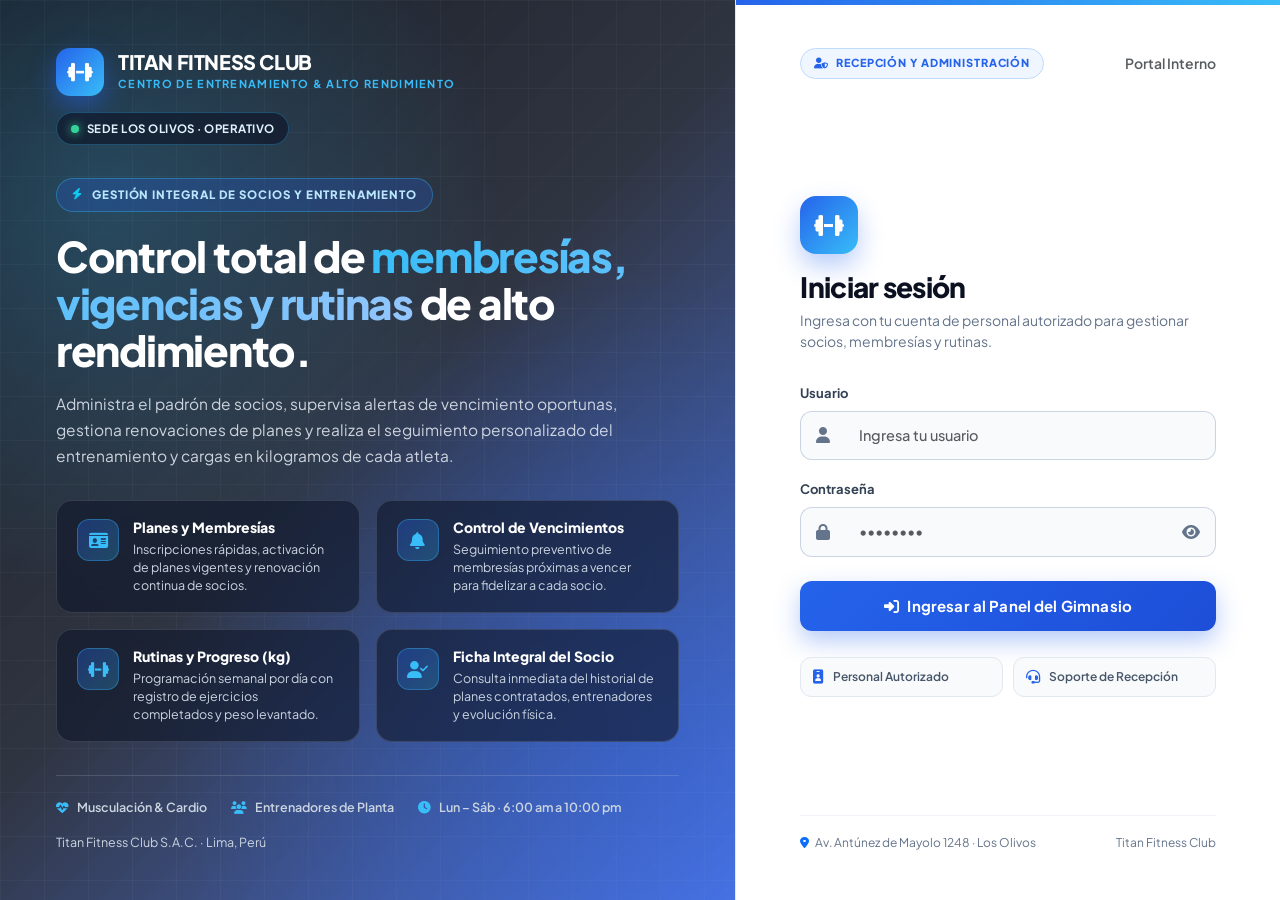
<file: frontend/index.html>
<!DOCTYPE html>
<html lang="es">
<head>
  <meta charset="UTF-8">
  <meta name="viewport" content="width=device-width, initial-scale=1.0">
  <title>Titan Fitness Club | Panel de Control Ejecutivo</title>
  <link href="https://cdn.jsdelivr.net/npm/bootstrap@5.3.3/dist/css/bootstrap.min.css" rel="stylesheet">
  <link href="https://cdnjs.cloudflare.com/ajax/libs/font-awesome/6.5.2/css/all.min.css" rel="stylesheet">
  <link rel="stylesheet" href="css/style.css">
  <script>
    if (sessionStorage.getItem('sesionActiva') !== 'true') {
      window.location.href = 'login.html';
    }
  </script>
</head>
<body>
  <div class="d-flex">
    <aside class="sidebar" aria-label="Navegación principal">
      <div class="logo"><i class="fa-solid fa-dumbbell"></i><span>Titan Fitness<br>Club</span></div>
      <nav>
        <a href="index.html" class="active" aria-current="page" title="Dashboard"><i class="fa-solid fa-gauge-high"></i><span>Panel de control</span></a>
        <a href="clientes.html" title="Clientes"><i class="fa-solid fa-users"></i><span>Clientes</span></a>
        <a href="membresias.html" title="Membresías"><i class="fa-solid fa-id-card"></i><span>Planes de Membresía</span></a>
        <a href="inscripciones.html" title="Inscripciones"><i class="fa-solid fa-file-signature"></i><span>Inscripciones</span></a>
        <a href="entrenadores.html" title="Entrenadores"><i class="fa-solid fa-user-tie"></i><span>Entrenadores</span></a>
        <a href="rutinas.html" title="Rutinas"><i class="fa-solid fa-dumbbell"></i><span>Rutinas</span></a>
      </nav>
      <div class="sidebar-footer">Titan Cobalt Pro · Sistema SaaS</div>
    </aside>

    <main class="main-content">
      <header class="dashboard-heading">
        <div>
          <div class="dashboard-eyebrow"><i class="fa-solid fa-chart-line"></i> Administración / Centro Operativo</div>
          <h1>Panel de Control Ejecutivo</h1>
          <p>Monitoreo en tiempo real de Membresías, Suscripciones Vigentes, Alertas de 7 Días Hábiles y Rutinas</p>
        </div>
        <div class="dashboard-user">
          <i class="fa-solid fa-user-shield"></i>
          <div>
            <strong id="nombreUsuarioTop">Administrador</strong>
            <small>Sesión verificada · Titan Cobalt</small>
          </div>
        </div>
      </header>

      <section aria-labelledby="titulo-resumen">
        <div class="dashboard-section-title">
          <div>
            <h2 id="titulo-resumen">Indicadores clave de operación (KPIs)</h2>
            <p>Resumen consolidado del padrón de socios, vigencias de membresía y carga de entrenamiento</p>
          </div>
          <div class="d-flex gap-2">
            <a href="rutinas.html" class="btn btn-outline-primary btn-sm">
              <i class="fa-solid fa-dumbbell me-1"></i>Nueva Rutina
            </a>
            <a href="inscripciones.html" class="btn btn-primary btn-sm">
              <i class="fa-solid fa-plus me-1"></i>Asignar Membresía
            </a>
          </div>
        </div>

        <div class="row g-3">
          <div class="col-12 col-sm-6 col-xl-4">
            <div class="dashboard-stat">
              <div>
                <p class="stat-label">Clientes registrados</p>
                <h3 class="stat-number" id="totalClientes">0</h3>
                <p class="stat-detail">Socios registrados en el padrón</p>
              </div>
              <span class="stat-icon"><i class="fa-solid fa-users"></i></span>
            </div>
          </div>

          <div class="col-12 col-sm-6 col-xl-4">
            <div class="dashboard-stat">
              <div>
                <p class="stat-label">Catálogo de planes</p>
                <h3 class="stat-number" id="totalMembresias">0</h3>
                <p class="stat-detail"><strong class="text-primary" id="planesActivos">0</strong> planes habilitados</p>
              </div>
              <span class="stat-icon"><i class="fa-solid fa-id-card"></i></span>
            </div>
          </div>

          <div class="col-12 col-sm-6 col-xl-4">
            <div class="dashboard-stat stat-emerald">
              <div>
                <p class="stat-label">Membresías vigentes</p>
                <h3 class="stat-number text-success" id="inscripcionesActivas">0</h3>
                <p class="stat-detail"><strong id="inscripcionesPendientes">0</strong> pendientes de activación</p>
              </div>
              <span class="stat-icon"><i class="fa-solid fa-circle-check text-success"></i></span>
            </div>
          </div>

          <div class="col-12 col-sm-6 col-xl-4">
            <div class="dashboard-stat stat-amber">
              <div>
                <p class="stat-label">Próximas a vencer (≤ 7 días hábiles)</p>
                <h3 class="stat-number text-warning" id="inscripcionesProximas">0</h3>
                <p class="stat-detail">Excluye sábados, domingos y feriados</p>
              </div>
              <span class="stat-icon"><i class="fa-solid fa-bell text-warning"></i></span>
            </div>
          </div>

          <div class="col-12 col-sm-6 col-xl-4">
            <div class="dashboard-stat stat-rose">
              <div>
                <p class="stat-label">Inscripciones vencidas</p>
                <h3 class="stat-number text-danger" id="inscripcionesVencidas">0</h3>
                <p class="stat-detail">Disponibles para renovación inmediata</p>
              </div>
              <span class="stat-icon"><i class="fa-solid fa-calendar-xmark text-danger"></i></span>
            </div>
          </div>

          <div class="col-12 col-sm-6 col-xl-4">
            <div class="dashboard-stat">
              <div>
                <p class="stat-label">Rutinas en ejecución</p>
                <h3 class="stat-number text-primary" id="rutinasActivas">0</h3>
                <p class="stat-detail"><strong id="totalRutinas">0</strong> totales · <strong id="entrenadoresActivos">0</strong> entrenadores activos</p>
              </div>
              <span class="stat-icon"><i class="fa-solid fa-dumbbell text-primary"></i></span>
            </div>
          </div>
        </div>
      </section>

      <!-- DISTRIBUCIÓN VISUAL DE DATOS REALES -->
      <div class="row g-3 mt-1">
        <div class="col-12 col-lg-7">
          <div class="metric-distribution-card">
            <div class="d-flex justify-content-between align-items-center mb-2">
              <div>
                <h6 class="fw-bold mb-0" style="color: var(--navy-900);">
                  <i class="fa-solid fa-chart-pie text-primary me-2"></i>Distribución real de estados de Inscripciones
                </h6>
                <small class="text-muted">Proporción calculada sobre el total de inscripciones registradas</small>
              </div>
              <span class="badge bg-primary" id="totalInscripcionesGlobal">0 inscripciones</span>
            </div>
            <div class="metric-bar-track mt-3" id="barraEstadosInscripciones">
              <div class="metric-bar-segment" style="width: 100%; background: #e2e8f0;"></div>
            </div>
            <div class="metric-legend">
              <span class="metric-legend-item"><span class="metric-dot" style="background:#10b981;"></span>Vigentes: <strong id="legActivas">0</strong></span>
              <span class="metric-legend-item"><span class="metric-dot" style="background:#2563eb;"></span>Pendientes: <strong id="legPendientes">0</strong></span>
              <span class="metric-legend-item"><span class="metric-dot" style="background:#ef4444;"></span>Vencidas: <strong id="legVencidas">0</strong></span>
              <span class="metric-legend-item"><span class="metric-dot" style="background:#64748b;"></span>Canceladas: <strong id="legCanceladas">0</strong></span>
            </div>
          </div>
        </div>

        <div class="col-12 col-lg-5">
          <div class="metric-distribution-card">
            <div class="d-flex justify-content-between align-items-center mb-2">
              <div>
                <h6 class="fw-bold mb-0" style="color: var(--navy-900);">
                  <i class="fa-solid fa-dumbbell text-primary me-2"></i>Estado de Rutinas y Entrenadores
                </h6>
                <small class="text-muted">Relación de rutinas activas e históricas</small>
              </div>
              <span class="badge bg-success" id="ratioRutinasActivas">0% activas</span>
            </div>
            <div class="metric-bar-track mt-3" id="barraEstadosRutinas">
              <div class="metric-bar-segment" style="width: 100%; background: #e2e8f0;"></div>
            </div>
            <div class="metric-legend">
              <span class="metric-legend-item"><span class="metric-dot" style="background:#2563eb;"></span>Rutinas activas: <strong id="legRutActivas">0</strong></span>
              <span class="metric-legend-item"><span class="metric-dot" style="background:#94a3b8;"></span>Inactivas (historial): <strong id="legRutInactivas">0</strong></span>
              <span class="metric-legend-item"><span class="metric-dot" style="background:#10b981;"></span>Staff activo: <strong id="legStaffActivo">0</strong>/<span id="legStaffTotal">0</span></span>
            </div>
          </div>
        </div>
      </div>

      <div class="row g-3 mt-2">
        <section class="col-12" aria-labelledby="titulo-accesos">
          <div class="dashboard-block">
            <div class="dashboard-block-header">
              <div>
                <h2 id="titulo-accesos">Accesos rápidos de gestión</h2>
                <p>Operaciones frecuentes para recepción y coordinación deportiva</p>
              </div>
              <span class="badge bg-primary">Activación directa y trazabilidad completa</span>
            </div>
            <div class="dashboard-shortcuts">
              <a class="dashboard-shortcut" href="inscripciones.html">
                <span class="shortcut-icon"><i class="fa-solid fa-file-signature"></i></span>
                <span><strong>Asignar / Renovar membresía</strong><small>Activar suscripciones y vigencias</small></span>
                <i class="fa-solid fa-chevron-right shortcut-arrow"></i>
              </a>
              <a class="dashboard-shortcut" href="rutinas.html">
                <span class="shortcut-icon"><i class="fa-solid fa-dumbbell"></i></span>
                <span><strong>Constructor de rutinas</strong><small>Objetivos, días, series y descansos</small></span>
                <i class="fa-solid fa-chevron-right shortcut-arrow"></i>
              </a>
              <a class="dashboard-shortcut" href="clientes.html">
                <span class="shortcut-icon"><i class="fa-solid fa-user-plus"></i></span>
                <span><strong>Directorio de clientes</strong><small>Padrón y línea de tiempo histórica</small></span>
                <i class="fa-solid fa-chevron-right shortcut-arrow"></i>
              </a>
              <a class="dashboard-shortcut" href="membresias.html">
                <span class="shortcut-icon"><i class="fa-solid fa-id-card"></i></span>
                <span><strong>Catálogo de planes</strong><small>Duración en días y disponibilidad</small></span>
                <i class="fa-solid fa-chevron-right shortcut-arrow"></i>
              </a>
            </div>
          </div>
        </section>
      </div>

      <section class="dashboard-block dashboard-alerts" aria-labelledby="titulo-alertas">
        <div class="dashboard-block-header">
          <div>
            <h2 id="titulo-alertas">
              <i class="fa-solid fa-triangle-exclamation text-warning me-2"></i>
              Radar de vencimientos próximos (≤ 7 días hábiles)
            </h2>
            <p>Cálculo inteligente sobre calendario laboral (excluye sábados, domingos y feriados configurados)</p>
          </div>
          <span class="badge bg-warning text-dark" id="totalAlertas">0 alertas</span>
        </div>
        <div class="table-responsive">
          <table class="table table-hover align-middle">
            <thead>
              <tr>
                <th>Cliente</th>
                <th>Plan contratado</th>
                <th>Fecha vencimiento</th>
                <th>Días hábiles restantes</th>
                <th>Días calendario</th>
                <th>Prioridad</th>
                <th class="text-end">Acción</th>
              </tr>
            </thead>
            <tbody id="tablaAlertas">
              <tr>
                <td colspan="7" class="text-center text-muted py-4">Cargando alertas...</td>
              </tr>
            </tbody>
          </table>
        </div>
      </section>

      <footer class="dashboard-bottom">
        <span>© Titan Fitness Club · Edición Titan Cobalt Pro</span>
        <span>Gestión de Membresías y Rutinas</span>
      </footer>
    </main>
  </div>
  <script src="js/auth.js"></script>
  <script src="js/app.js"></script>
</body>
</html>
</file>
<file: frontend/css/style.css>
@import url('https://fonts.googleapis.com/css2?family=Plus+Jakarta+Sans:wght@400;500;600;700;800&display=swap');

* {
  margin: 0;
  padding: 0;
  box-sizing: border-box;
}

:root {
  --navy-950: #070b14;
  --navy-900: #0b1120;
  --navy-800: #0f172a;
  --navy-700: #1e293b;
  --primary: #2563eb;
  --primary-hover: #1d4ed8;
  --primary-light: #3b82f6;
  --sky-accent: #38bdf8;
  --primary-soft: #eff6ff;
  --primary-border: #bfdbfe;
  --background: #f8fafc;
  --surface: #ffffff;
  --surface-subtle: #f1f5f9;
  --text: #0f172a;
  --text-secondary: #334155;
  --text-light: #64748b;
  --text-muted: #94a3b8;
  --border: #e2e8f0;
  --border-strong: #cbd5e1;
  --emerald: #10b981;
  --emerald-soft: #ecfdf5;
  --emerald-text: #047857;
  --amber: #f59e0b;
  --amber-soft: #fffbeb;
  --amber-text: #b45309;
  --rose: #ef4444;
  --rose-soft: #fef2f2;
  --rose-text: #b91c1c;
  --radius-sm: 8px;
  --radius-md: 12px;
  --radius-lg: 16px;
  --radius-xl: 20px;
  --shadow-xs: 0 1px 2px rgba(15, 23, 42, 0.04);
  --shadow-sm: 0 4px 14px rgba(15, 23, 42, 0.05);
  --shadow-md: 0 12px 30px -4px rgba(15, 23, 42, 0.09);
  --shadow-lg: 0 22px 48px -10px rgba(15, 23, 42, 0.18);
  --shadow-cobalt: 0 8px 22px -4px rgba(37, 99, 235, 0.44);
}

@keyframes fadeInSlide {
  from {
    opacity: 0;
    transform: translateY(8px);
  }
  to {
    opacity: 1;
    transform: translateY(0);
  }
}

body {
  background: radial-gradient(circle at 100% 0%, rgba(56, 189, 248, 0.08) 0%, transparent 45%),
              radial-gradient(circle at 0% 100%, rgba(37, 99, 235, 0.06) 0%, transparent 45%),
              var(--background);
  color: var(--text);
  font-family: 'Plus Jakarta Sans', -apple-system, BlinkMacSystemFont, 'Segoe UI', Roboto, sans-serif;
  -webkit-font-smoothing: antialiased;
  min-height: 100vh;
}

/* ==========================================================================
   SIDEBAR PREMIUM — TITAN COBALT PRO
   ========================================================================== */
.sidebar {
  width: 268px;
  min-height: 100vh;
  background: linear-gradient(180deg, var(--navy-900) 0%, var(--navy-800) 65%, #090e1a 100%);
  padding: 24px 16px 20px;
  position: fixed;
  left: 0;
  top: 0;
  border-right: 1px solid rgba(255, 255, 255, 0.07);
  box-shadow: 8px 0 32px rgba(7, 11, 20, 0.22);
  z-index: 100;
  display: flex;
  flex-direction: column;
}

.logo {
  color: #ffffff;
  font-size: 19px;
  font-weight: 800;
  padding: 6px 12px 24px;
  margin-bottom: 10px;
  display: flex;
  align-items: center;
  gap: 12px;
  letter-spacing: -0.4px;
  border-bottom: 1px solid rgba(255, 255, 255, 0.08);
  line-height: 1.2;
}

.logo i {
  width: 40px;
  height: 40px;
  border-radius: 11px;
  background: linear-gradient(135deg, var(--primary) 0%, var(--sky-accent) 100%);
  color: #ffffff;
  font-size: 18px;
  display: inline-flex;
  align-items: center;
  justify-content: center;
  box-shadow: 0 6px 16px rgba(37, 99, 235, 0.45);
  flex-shrink: 0;
}

.sidebar nav {
  display: flex;
  flex-direction: column;
  gap: 5px;
  flex: 1;
  margin-top: 6px;
}

.sidebar nav a {
  display: flex;
  align-items: center;
  color: #94a3b8;
  text-decoration: none;
  padding: 11px 14px;
  border-radius: 10px;
  font-size: 14px;
  font-weight: 600;
  transition: all 0.2s cubic-bezier(0.16, 1, 0.3, 1);
  position: relative;
  border: 1px solid transparent;
}

.sidebar nav a i {
  width: 28px;
  font-size: 15px;
  color: #64748b;
  transition: color 0.2s ease, transform 0.2s ease;
}

.sidebar nav a:hover {
  background: rgba(56, 189, 248, 0.09);
  color: #f8fafc;
  border-color: rgba(56, 189, 248, 0.16);
  transform: translateX(3px);
}

.sidebar nav a:hover i {
  color: var(--sky-accent);
}

.sidebar nav a.active {
  background: linear-gradient(135deg, var(--primary) 0%, #1d4ed8 60%, #0284c7 100%);
  color: #ffffff;
  font-weight: 700;
  box-shadow: var(--shadow-cobalt);
  border-color: rgba(255, 255, 255, 0.18);
}

.sidebar nav a.active i {
  color: #ffffff;
}

.sidebar-footer {
  margin-top: auto;
  padding: 14px 12px 4px;
  font-size: 11px;
  font-weight: 600;
  color: #64748b;
  letter-spacing: 0.02em;
  text-align: center;
}

.sidebar-user-box {
  margin-top: 14px;
  padding: 12px;
  border-radius: 12px;
  background: rgba(15, 23, 42, 0.78);
  border: 1px solid rgba(255, 255, 255, 0.09);
}

/* ==========================================================================
   LAYOUT & ENCABEZADOS EJECUTIVOS UNIFICADOS
   ========================================================================== */
.main-content {
  margin-left: 268px;
  width: calc(100% - 268px);
  min-height: 100vh;
  padding: 30px 38px 42px;
  animation: fadeInSlide 0.28s ease-out;
}

.topbar,
.dashboard-heading {
  display: flex;
  justify-content: space-between;
  align-items: flex-start;
  flex-wrap: wrap;
  gap: 18px;
  margin-bottom: 26px;
  padding-bottom: 20px;
  border-bottom: 1px solid var(--border);
}

.dashboard-eyebrow,
.topbar .text-uppercase {
  display: inline-flex;
  align-items: center;
  gap: 6px;
  font-size: 11px !important;
  font-weight: 800 !important;
  letter-spacing: 0.09em;
  text-transform: uppercase;
  color: var(--primary) !important;
  background: var(--primary-soft);
  border: 1px solid var(--primary-border);
  padding: 4px 11px;
  border-radius: 999px;
  margin-bottom: 8px !important;
}

.topbar h2,
.dashboard-heading h1,
.dashboard-heading h2 {
  font-size: 26px;
  font-weight: 800;
  letter-spacing: -0.025em;
  margin: 0 0 6px;
  color: var(--navy-900);
}

.topbar p,
.dashboard-heading p {
  color: var(--text-light);
  margin: 0;
  font-size: 14px;
  line-height: 1.5;
}

.dashboard-user {
  display: flex;
  align-items: center;
  gap: 12px;
  padding: 10px 16px;
  background: var(--surface);
  border: 1px solid var(--border);
  border-radius: var(--radius-md);
  box-shadow: var(--shadow-xs);
}

.dashboard-user i {
  width: 36px;
  height: 36px;
  border-radius: 10px;
  background: linear-gradient(135deg, var(--primary-soft), #e0f2fe);
  color: var(--primary);
  font-size: 17px;
  display: inline-flex;
  align-items: center;
  justify-content: center;
}

.dashboard-user strong {
  display: block;
  font-size: 13px;
  color: var(--navy-900);
  font-weight: 700;
}

.dashboard-user small {
  display: block;
  font-size: 11px;
  color: var(--text-light);
  font-weight: 500;
}

.dashboard-section-title {
  display: flex;
  align-items: center;
  justify-content: space-between;
  flex-wrap: wrap;
  gap: 12px;
  margin-bottom: 16px;
}

.dashboard-section-title h2 {
  font-size: 17px;
  font-weight: 800;
  color: var(--navy-900);
  letter-spacing: -0.015em;
  margin: 0;
}

.dashboard-section-title p {
  font-size: 13px;
  color: var(--text-light);
  margin: 3px 0 0;
}

/* ==========================================================================
   TARJETAS KPI Y ESTADÍSTICAS (MISMA CALIDAD EN TODAS LAS PANTALLAS)
   ========================================================================== */
.dashboard-stat,
.card-dashboard {
  position: relative;
  overflow: hidden;
  display: flex;
  align-items: flex-start;
  justify-content: space-between;
  gap: 14px;
  min-height: 126px;
  padding: 20px 22px;
  background: var(--surface);
  border: 1px solid var(--border);
  border-radius: var(--radius-lg);
  box-shadow: var(--shadow-sm);
  transition: transform 0.22s ease, box-shadow 0.22s ease, border-color 0.22s ease;
}

.dashboard-stat::before,
.card-dashboard::before {
  content: "";
  position: absolute;
  top: 0;
  left: 0;
  right: 0;
  height: 4px;
  background: linear-gradient(90deg, var(--primary) 0%, var(--sky-accent) 100%);
}

.dashboard-stat.stat-emerald::before,
.card-dashboard.stat-emerald::before {
  background: linear-gradient(90deg, #10b981 0%, #34d399 100%);
}

.dashboard-stat.stat-amber::before,
.card-dashboard.stat-amber::before {
  background: linear-gradient(90deg, #f59e0b 0%, #fbbf24 100%);
}

.dashboard-stat.stat-rose::before,
.card-dashboard.stat-rose::before {
  background: linear-gradient(90deg, #ef4444 0%, #f87171 100%);
}

.dashboard-stat.stat-slate::before,
.card-dashboard.stat-slate::before {
  background: linear-gradient(90deg, #64748b 0%, #94a3b8 100%);
}

.dashboard-stat:hover,
.card-dashboard:hover {
  transform: translateY(-3px);
  box-shadow: var(--shadow-md);
  border-color: #cbd5e1;
}

.dashboard-stat .stat-label,
.card-dashboard p {
  font-size: 12px;
  font-weight: 700;
  text-transform: uppercase;
  letter-spacing: 0.04em;
  color: var(--text-light);
  margin: 0 0 10px;
}

.dashboard-stat .stat-number,
.card-dashboard h3 {
  font-size: 30px;
  line-height: 1.05;
  font-weight: 800;
  letter-spacing: -0.03em;
  color: var(--navy-900);
  margin: 0 0 8px;
}

.dashboard-stat .stat-detail,
.card-dashboard small {
  color: var(--text-light);
  font-size: 12px;
  font-weight: 500;
  margin: 0;
}

.dashboard-stat .stat-icon,
.card-dashboard > i {
  display: inline-flex;
  align-items: center;
  justify-content: center;
  flex-shrink: 0;
  width: 48px;
  height: 48px;
  border-radius: 12px;
  background: linear-gradient(135deg, var(--primary-soft) 0%, #e0f2fe 100%);
  color: var(--primary);
  font-size: 20px;
  border: 1px solid rgba(37, 99, 235, 0.12);
}

/* ==========================================================================
   GRÁFICOS / BARRAS DE DISTRIBUCIÓN DE DATOS REALES
   ========================================================================== */
.metric-distribution-card {
  background: var(--surface);
  border: 1px solid var(--border);
  border-radius: var(--radius-lg);
  padding: 20px 24px;
  box-shadow: var(--shadow-sm);
  height: 100%;
}

.metric-bar-track {
  width: 100%;
  height: 10px;
  background: #f1f5f9;
  border-radius: 999px;
  overflow: hidden;
  display: flex;
  gap: 2px;
}

.metric-bar-segment {
  height: 100%;
  transition: width 0.5s cubic-bezier(0.16, 1, 0.3, 1);
}

.metric-legend {
  display: flex;
  flex-wrap: wrap;
  gap: 14px;
  margin-top: 12px;
  font-size: 12px;
  color: var(--text-secondary);
}

.metric-legend-item {
  display: inline-flex;
  align-items: center;
  gap: 6px;
  font-weight: 600;
}

.metric-dot {
  width: 9px;
  height: 9px;
  border-radius: 999px;
  display: inline-block;
}

/* ==========================================================================
   PANELES, BLOQUES Y ACCESOS DIRECTOS
   ========================================================================== */
.panel,
.dashboard-block {
  background: var(--surface);
  border: 1px solid var(--border);
  border-radius: var(--radius-lg);
  padding: 24px 26px;
  box-shadow: var(--shadow-sm);
}

.panel h4,
.dashboard-block-header h2 {
  font-weight: 800;
  font-size: 17px;
  letter-spacing: -0.015em;
  color: var(--navy-900);
  margin: 0 0 4px;
}

.dashboard-block-header {
  display: flex;
  justify-content: space-between;
  align-items: center;
  flex-wrap: wrap;
  gap: 12px;
  padding-bottom: 16px;
  border-bottom: 1px solid var(--border);
  margin-bottom: 18px;
}

.dashboard-block-header p {
  margin: 0;
  font-size: 13px;
  color: var(--text-light);
}

.dashboard-shortcuts {
  display: grid;
  grid-template-columns: repeat(4, minmax(0, 1fr));
  gap: 14px;
}

.dashboard-shortcut {
  display: flex;
  align-items: center;
  gap: 14px;
  padding: 16px;
  text-decoration: none;
  color: var(--navy-900);
  background: linear-gradient(180deg, #ffffff 0%, #f8fafc 100%);
  border: 1px solid var(--border);
  border-radius: var(--radius-md);
  transition: all 0.2s ease;
}

.dashboard-shortcut:hover {
  background: #ffffff;
  border-color: var(--primary);
  box-shadow: 0 8px 22px rgba(37, 99, 235, 0.11);
  transform: translateY(-2px);
  color: var(--primary);
}

.dashboard-shortcut .shortcut-icon {
  width: 42px;
  height: 42px;
  flex: none;
  display: inline-flex;
  align-items: center;
  justify-content: center;
  color: #ffffff;
  background: linear-gradient(135deg, var(--primary) 0%, var(--sky-accent) 100%);
  border-radius: 10px;
  font-size: 16px;
  box-shadow: 0 4px 12px rgba(37, 99, 235, 0.3);
}

.dashboard-shortcut strong {
  display: block;
  font-size: 13.5px;
  font-weight: 700;
}

.dashboard-shortcut small {
  display: block;
  font-size: 12px;
  color: var(--text-light);
  margin-top: 2px;
}

.dashboard-shortcut .shortcut-arrow {
  margin-left: auto;
  font-size: 12px;
  color: var(--text-muted);
  transition: transform 0.2s ease, color 0.2s ease;
}

.dashboard-shortcut:hover .shortcut-arrow {
  transform: translateX(3px);
  color: var(--primary);
}

/* ==========================================================================
   AVATARES, CHIPS Y ELEMENTOS DE TABLA
   ========================================================================== */
.avatar-chip {
  width: 34px;
  height: 34px;
  border-radius: 10px;
  background: linear-gradient(135deg, var(--primary-soft) 0%, #e0f2fe 100%);
  color: var(--primary);
  border: 1px solid var(--primary-border);
  font-weight: 800;
  font-size: 12px;
  display: inline-flex;
  align-items: center;
  justify-content: center;
  flex-shrink: 0;
}

.client-search {
  width: 280px;
  height: 40px;
  display: flex;
  align-items: center;
  background: var(--background);
  border: 1px solid var(--border-strong);
  border-radius: 10px;
  padding: 0 13px;
  transition: all 0.2s ease;
}

.client-search:focus-within {
  background: var(--surface);
  border-color: var(--primary);
  box-shadow: 0 0 0 3px rgba(37, 99, 235, 0.12);
}

.client-search i {
  color: var(--text-light);
  margin-right: 9px;
  font-size: 13px;
}

.client-search input {
  width: 100%;
  border: none;
  outline: none;
  background: transparent;
  color: var(--navy-900);
  font-size: 13.5px;
  font-weight: 500;
}

.client-search input::placeholder {
  color: var(--text-muted);
}

.table-responsive {
  border-radius: var(--radius-md);
  border: 1px solid var(--border);
  overflow-x: auto;
  background: var(--surface);
}

.table {
  margin-bottom: 0;
}

.table thead th {
  background: #f1f5f9;
  color: #475569;
  font-size: 11.5px;
  text-transform: uppercase;
  letter-spacing: 0.06em;
  font-weight: 700;
  border-bottom: 1px solid var(--border);
  padding: 13px 16px;
  white-space: nowrap;
}

.table tbody td {
  padding: 14px 16px;
  vertical-align: middle;
  border-color: #f1f5f9;
  font-size: 13.5px;
  color: var(--text-secondary);
}

.table tbody tr {
  transition: background-color 0.15s ease;
}

.table tbody tr:hover {
  background-color: #f8fafc;
}

/* ==========================================================================
   CATÁLOGO VISUAL DE PLANES DE MEMBRESÍA
   ========================================================================== */
.catalog-grid {
  display: grid;
  grid-template-columns: repeat(auto-fill, minmax(260px, 1fr));
  gap: 16px;
  margin-bottom: 24px;
}

.plan-card-cobalt {
  background: linear-gradient(180deg, #ffffff 0%, #f8fafc 100%);
  border: 1px solid var(--border);
  border-radius: var(--radius-lg);
  padding: 20px;
  box-shadow: var(--shadow-xs);
  display: flex;
  flex-direction: column;
  justify-content: space-between;
  position: relative;
  overflow: hidden;
  transition: all 0.22s ease;
}

.plan-card-cobalt::before {
  content: "";
  position: absolute;
  top: 0;
  left: 0;
  right: 0;
  height: 4px;
  background: linear-gradient(90deg, var(--primary), var(--sky-accent));
}

.plan-card-cobalt.plan-inactive {
  opacity: 0.72;
}

.plan-card-cobalt.plan-inactive::before {
  background: #94a3b8;
}

.plan-card-cobalt:hover {
  transform: translateY(-3px);
  box-shadow: var(--shadow-md);
  border-color: var(--primary-border);
}

.plan-price-tag {
  font-size: 26px;
  font-weight: 800;
  color: var(--navy-900);
  letter-spacing: -0.03em;
}

.plan-price-tag span {
  font-size: 12px;
  font-weight: 600;
  color: var(--text-light);
}

/* ==========================================================================
   BOTONES, BADGES Y FORMULARIOS EJECUTIVOS
   ========================================================================== */
.btn {
  border-radius: 10px;
  font-weight: 600;
  font-size: 13.5px;
  padding: 8px 15px;
  transition: all 0.18s ease;
}

.btn-primary {
  background: linear-gradient(135deg, var(--primary) 0%, #1d4ed8 100%);
  border-color: var(--primary);
  box-shadow: 0 4px 12px rgba(37, 99, 235, 0.25);
}

.btn-primary:hover {
  background: linear-gradient(135deg, #1d4ed8 0%, #1e40af 100%);
  border-color: #1d4ed8;
  transform: translateY(-1px);
  box-shadow: 0 6px 16px rgba(37, 99, 235, 0.35);
}

.btn-sm {
  font-size: 12px;
  padding: 5px 10px;
  border-radius: 8px;
}

.badge {
  padding: 5px 11px;
  border-radius: 999px;
  font-weight: 700;
  font-size: 11px;
  letter-spacing: 0.02em;
}

.badge.bg-success {
  background-color: var(--emerald-soft) !important;
  color: var(--emerald-text) !important;
  border: 1px solid rgba(16, 185, 129, 0.25);
}

.badge.bg-warning {
  background-color: var(--amber-soft) !important;
  color: var(--amber-text) !important;
  border: 1px solid rgba(245, 158, 11, 0.3);
}

.badge.bg-danger {
  background-color: var(--rose-soft) !important;
  color: var(--rose-text) !important;
  border: 1px solid rgba(239, 68, 68, 0.25);
}

.badge.bg-primary {
  background-color: var(--primary-soft) !important;
  color: var(--primary) !important;
  border: 1px solid var(--primary-border);
}

.badge.bg-secondary {
  background-color: #f1f5f9 !important;
  color: #475569 !important;
  border: 1px solid #cbd5e1;
}

.form-label {
  font-size: 13px;
  font-weight: 700;
  color: var(--text-secondary);
  margin-bottom: 6px;
}

.form-control,
.form-select {
  border-radius: 10px;
  border: 1px solid var(--border-strong);
  padding: 9px 12px;
  font-size: 13.5px;
  color: var(--navy-900);
  background-color: var(--surface);
  transition: border-color 0.18s ease, box-shadow 0.18s ease;
}

.form-control:focus,
.form-select:focus {
  border-color: var(--primary);
  box-shadow: 0 0 0 3px rgba(37, 99, 235, 0.12);
}

.input-group-text {
  background: #f1f5f9;
  border-color: var(--border-strong);
  color: var(--text-secondary);
  font-weight: 600;
  font-size: 13px;
}

/* ==========================================================================
   MODALES MODERNOS
   ========================================================================== */
.modal-content {
  border: 1px solid var(--border);
  border-radius: var(--radius-xl);
  box-shadow: var(--shadow-lg);
  overflow: hidden;
}

.modal-header {
  background: linear-gradient(180deg, #f8fafc 0%, #ffffff 100%);
  border-bottom: 1px solid var(--border);
  padding: 20px 24px;
}

.modal-title {
  font-weight: 800;
  font-size: 17px;
  color: var(--navy-900);
}

.modal-body {
  padding: 24px;
}

.modal-footer {
  background: #f8fafc;
  border-top: 1px solid var(--border);
  padding: 14px 24px;
}

.membership-status {
  background: var(--primary-soft);
  border: 1px solid var(--primary-border);
  border-radius: var(--radius-md);
  padding: 16px;
  display: flex;
  align-items: center;
  justify-content: space-between;
  gap: 20px;
}

.membership-status strong {
  font-size: 14px;
  color: var(--navy-900);
}

.membership-status p {
  margin-top: 3px;
  color: var(--text-secondary);
  font-size: 12.5px;
}

.membership-status .form-check-input {
  width: 44px;
  height: 22px;
  cursor: pointer;
}

/* ==========================================================================
   CONSTRUCTOR VISUAL DE RUTINAS Y EJERCICIOS
   ========================================================================== */
.dia-bloque {
  background: linear-gradient(180deg, #f8fafc 0%, #f1f5f9 100%);
  border: 1px solid var(--border-strong);
  border-left: 4px solid var(--primary);
  border-radius: var(--radius-md);
  padding: 14px;
  margin-bottom: 14px;
  box-shadow: var(--shadow-xs);
}

.ejercicio-fila {
  background: var(--surface);
  border: 1px solid var(--border);
  border-radius: 10px;
  padding: 10px 12px;
  margin-bottom: 8px;
  transition: border-color 0.15s ease;
}

.ejercicio-fila:hover {
  border-color: var(--primary-border);
}

.preview-vencimiento-box {
  background: linear-gradient(135deg, var(--primary-soft) 0%, #e0f2fe 100%);
  border: 1px solid var(--primary-border);
  border-radius: var(--radius-md);
  padding: 12px 14px;
  font-size: 12.5px;
  color: var(--navy-900);
}

.dashboard-alerts {
  margin-top: 22px;
}

.dashboard-bottom {
  margin-top: 28px;
  padding-top: 16px;
  border-top: 1px solid var(--border);
  display: flex;
  justify-content: space-between;
  align-items: center;
  flex-wrap: wrap;
  gap: 15px;
  color: var(--text-light);
  font-size: 12px;
  font-weight: 500;
}

::-webkit-scrollbar {
  width: 8px;
  height: 8px;
}

::-webkit-scrollbar-track {
  background: #f1f5f9;
}

::-webkit-scrollbar-thumb {
  background: #cbd5e1;
  border-radius: 10px;
}

::-webkit-scrollbar-thumb:hover {
  background: #94a3b8;
}

@media (max-width: 1200px) {
  .dashboard-shortcuts {
    grid-template-columns: repeat(2, minmax(0, 1fr));
  }
}

@media (max-width: 768px) {
  .sidebar {
    width: 78px;
    padding: 20px 10px;
  }
  .logo {
    justify-content: center;
    padding: 0 0 20px;
  }
  .logo span,
  .sidebar span,
  .sidebar .sidebar-footer,
  .sidebar nav a span,
  .sidebar-user-box .user-meta {
    display: none;
  }
  .sidebar nav a {
    justify-content: center;
    padding: 12px;
  }
  .sidebar nav a i {
    width: auto;
    font-size: 18px;
  }
  .main-content {
    margin-left: 78px;
    width: calc(100% - 78px);
    padding: 20px;
  }
  .dashboard-shortcuts {
    grid-template-columns: 1fr;
  }
}
</file>
